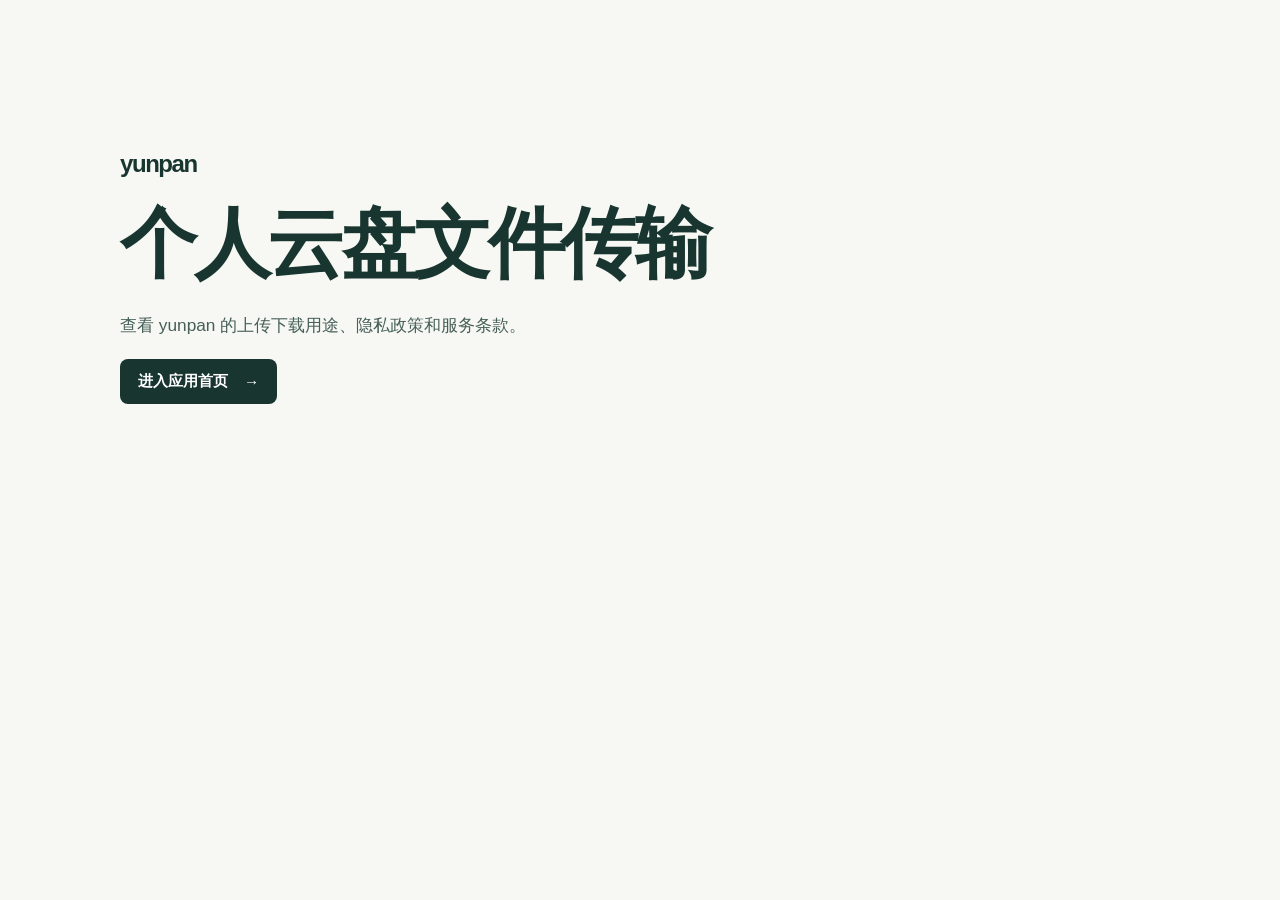
<file: index.html>
<!doctype html>
<html lang="zh-CN">
<head>
  <meta charset="utf-8">
  <meta name="viewport" content="width=device-width, initial-scale=1">
  <title>yunpan · 应用网站</title>
  <link rel="stylesheet" href="yunpan/site.css">
</head>
<body>
  <main class="entry shell">
    <p class="wordmark">yunpan</p>
    <h1>个人云盘文件传输</h1>
    <p>查看 yunpan 的上传下载用途、隐私政策和服务条款。</p>
    <a class="button-link" href="yunpan/">进入应用首页 <span aria-hidden="true">→</span></a>
  </main>
</body>
</html>
</file>
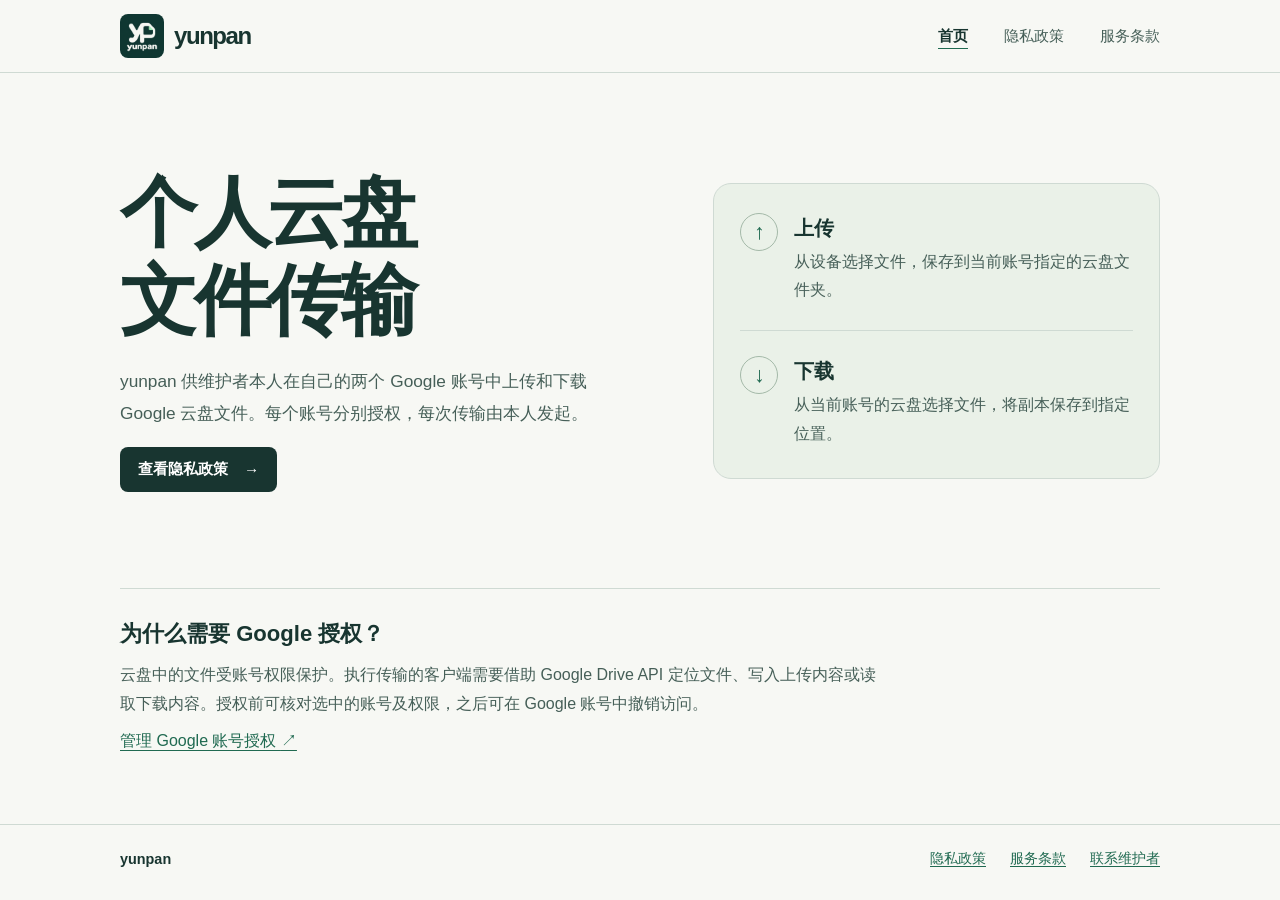
<file: yunpan/index.html>
<!doctype html>
<html lang="zh-CN">
<head>
  <meta charset="utf-8">
  <meta name="viewport" content="width=device-width, initial-scale=1">
  <meta name="description" content="yunpan 是供维护者本人在两个 Google 账号中上传和下载云盘文件的个人工具。">
  <title>yunpan · 个人云盘文件传输</title>
  <link rel="canonical" href="https://xiangbianpangde.github.io/yunpan/">
  <link rel="icon" type="image/png" sizes="120x120" href="logo.png">
  <link rel="stylesheet" href="site.css">
</head>
<body>
  <a class="skip" href="#main">跳到正文</a>
  <header class="topbar">
    <div class="shell topbar-inner">
      <a class="wordmark" href="./" aria-label="yunpan 首页"><img src="logo.png" width="44" height="44" alt="yunpan 徽标">yunpan</a>
      <nav aria-label="主导航">
        <a href="./" aria-current="page">首页</a>
        <a href="privacy/">隐私政策</a>
        <a href="terms/">服务条款</a>
      </nav>
    </div>
  </header>
  <main id="main" class="shell home">
    <div class="hero">
      <div>
        <h1>个人云盘<br>文件传输</h1>
        <p class="intro">yunpan 供维护者本人在自己的两个 Google 账号中上传和下载 Google 云盘文件。每个账号分别授权，每次传输由本人发起。</p>
        <a class="button-link" href="privacy/">查看隐私政策 <span aria-hidden="true">→</span></a>
      </div>
      <section class="transfers" aria-label="文件传输方向">
        <div class="transfer">
          <span class="direction" aria-hidden="true">↑</span>
          <div><h2>上传</h2><p>从设备选择文件，保存到当前账号指定的云盘文件夹。</p></div>
        </div>
        <div class="transfer">
          <span class="direction" aria-hidden="true">↓</span>
          <div><h2>下载</h2><p>从当前账号的云盘选择文件，将副本保存到指定位置。</p></div>
        </div>
      </section>
    </div>
    <section class="authorization">
      <h2>为什么需要 Google 授权？</h2>
      <p>云盘中的文件受账号权限保护。执行传输的客户端需要借助 Google Drive API 定位文件、写入上传内容或读取下载内容。授权前可核对选中的账号及权限，之后可在 Google 账号中撤销访问。</p>
      <a href="https://myaccount.google.com/connections">管理 Google 账号授权 <span aria-hidden="true">↗</span></a>
    </section>
  </main>
  <footer class="footer"><div class="shell footer-inner">
    <span class="footer-name">yunpan</span>
    <a href="privacy/">隐私政策</a><a href="terms/">服务条款</a>
    <a href="mailto:while101black@gmail.com">联系维护者</a>
  </div></footer>
</body>
</html>
</file>
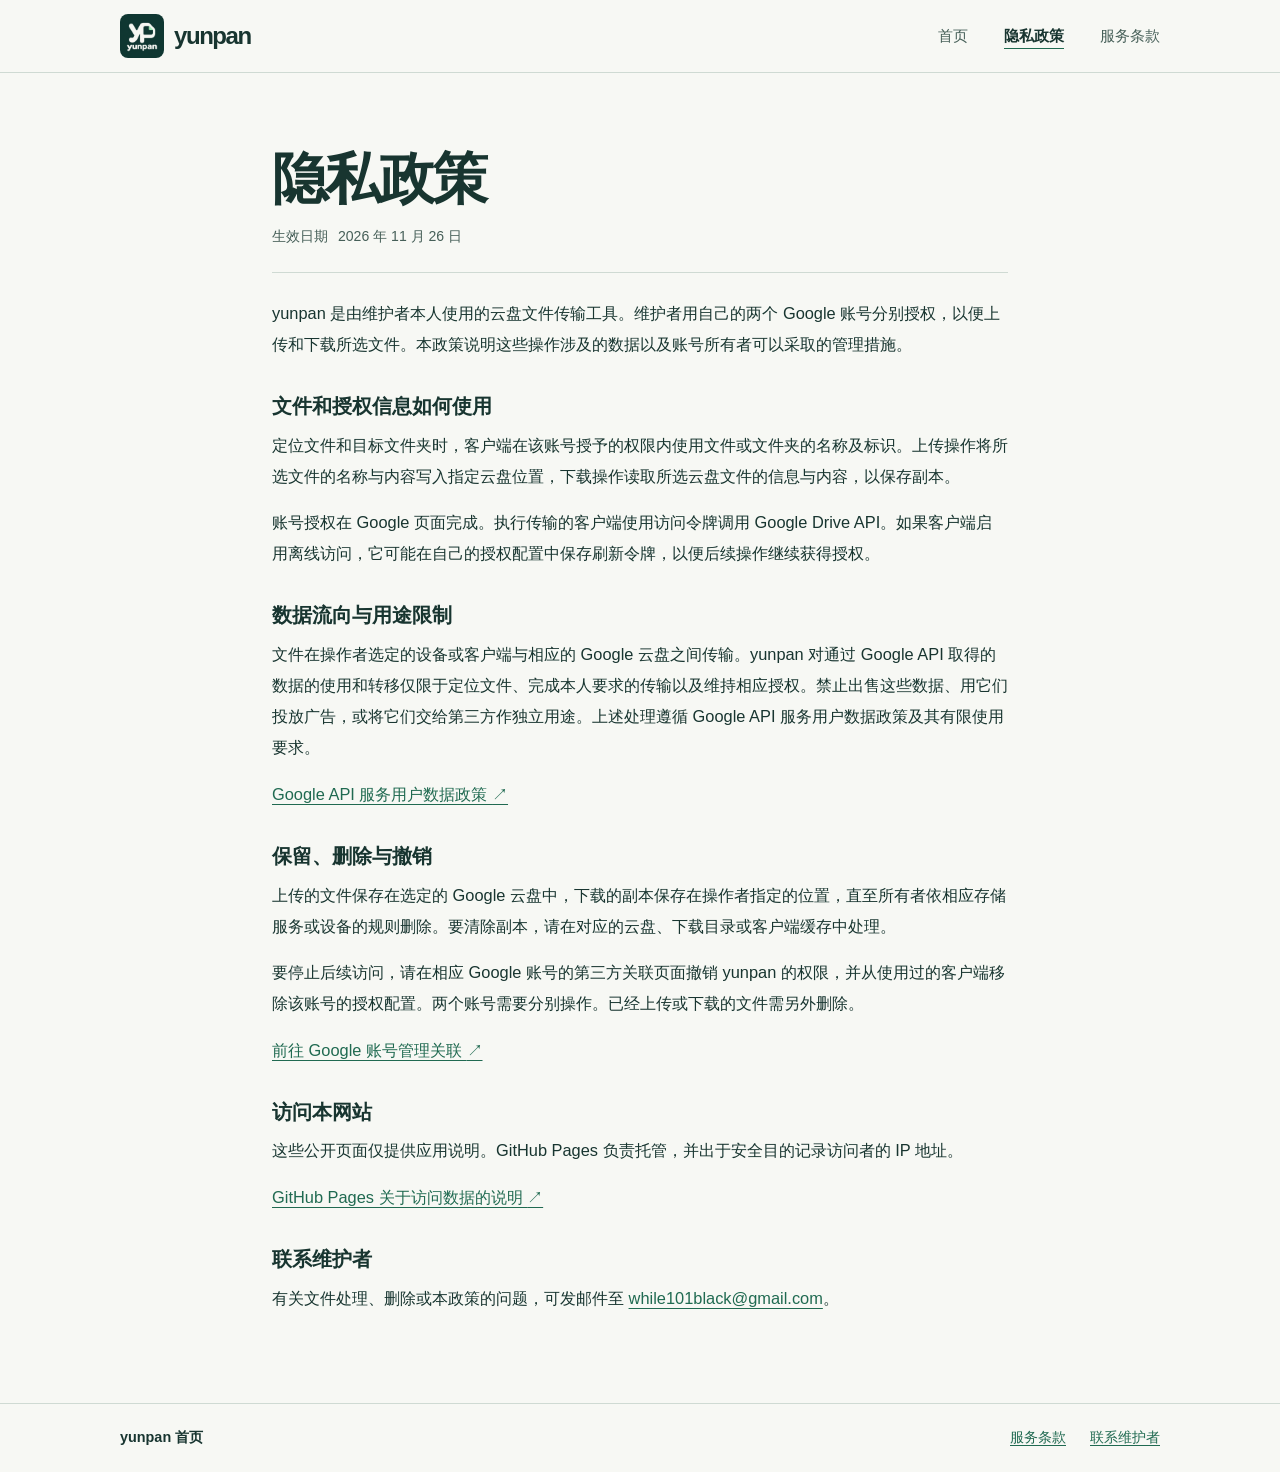
<file: yunpan/privacy/index.html>
<!doctype html>
<html lang="zh-CN">
<head>
  <meta charset="utf-8">
  <meta name="viewport" content="width=device-width, initial-scale=1">
  <meta name="description" content="了解 yunpan 如何使用、处理和保留 Google 云盘文件及授权信息，以及如何撤销授权和删除副本。">
  <title>隐私政策 · yunpan</title>
  <link rel="canonical" href="https://xiangbianpangde.github.io/yunpan/privacy/">
  <link rel="icon" type="image/png" sizes="120x120" href="../logo.png">
  <link rel="stylesheet" href="../site.css">
</head>
<body>
  <a class="skip" href="#main">跳到正文</a>
  <header class="topbar"><div class="shell topbar-inner">
    <a class="wordmark" href="../" aria-label="yunpan 首页"><img src="../logo.png" width="44" height="44" alt="yunpan 徽标">yunpan</a>
    <nav aria-label="主导航"><a href="../">首页</a><a href="./" aria-current="page">隐私政策</a><a href="../terms/">服务条款</a></nav>
  </div></header>
  <main id="main" class="shell"><article class="document">
    <h1>隐私政策</h1>
    <p class="date">生效日期 <time datetime="2026-11-26">2026 年 11 月 26 日</time></p>
    <p>yunpan 是由维护者本人使用的云盘文件传输工具。维护者用自己的两个 Google 账号分别授权，以便上传和下载所选文件。本政策说明这些操作涉及的数据以及账号所有者可以采取的管理措施。</p>
    <h2>文件和授权信息如何使用</h2>
    <p>定位文件和目标文件夹时，客户端在该账号授予的权限内使用文件或文件夹的名称及标识。上传操作将所选文件的名称与内容写入指定云盘位置，下载操作读取所选云盘文件的信息与内容，以保存副本。</p>
    <p>账号授权在 Google 页面完成。执行传输的客户端使用访问令牌调用 Google Drive API。如果客户端启用离线访问，它可能在自己的授权配置中保存刷新令牌，以便后续操作继续获得授权。</p>
    <h2>数据流向与用途限制</h2>
    <p>文件在操作者选定的设备或客户端与相应的 Google 云盘之间传输。yunpan 对通过 Google API 取得的数据的使用和转移仅限于定位文件、完成本人要求的传输以及维持相应授权。禁止出售这些数据、用它们投放广告，或将它们交给第三方作独立用途。上述处理遵循 Google API 服务用户数据政策及其有限使用要求。</p>
    <p><a href="https://developers.google.com/terms/api-services-user-data-policy">Google API 服务用户数据政策 <span aria-hidden="true">↗</span></a></p>
    <h2>保留、删除与撤销</h2>
    <p>上传的文件保存在选定的 Google 云盘中，下载的副本保存在操作者指定的位置，直至所有者依相应存储服务或设备的规则删除。要清除副本，请在对应的云盘、下载目录或客户端缓存中处理。</p>
    <p>要停止后续访问，请在相应 Google 账号的第三方关联页面撤销 yunpan 的权限，并从使用过的客户端移除该账号的授权配置。两个账号需要分别操作。已经上传或下载的文件需另外删除。</p>
    <p><a href="https://myaccount.google.com/connections">前往 Google 账号管理关联 <span aria-hidden="true">↗</span></a></p>
    <h2>访问本网站</h2>
    <p>这些公开页面仅提供应用说明。GitHub Pages 负责托管，并出于安全目的记录访问者的 IP 地址。</p>
    <p><a href="https://docs.github.com/en/pages/getting-started-with-github-pages/what-is-github-pages#data-collection">GitHub Pages 关于访问数据的说明 <span aria-hidden="true">↗</span></a></p>
    <h2>联系维护者</h2>
    <p>有关文件处理、删除或本政策的问题，可发邮件至 <a href="mailto:while101black@gmail.com">while101black@gmail.com</a>。</p>
  </article></main>
  <footer class="footer"><div class="shell footer-inner">
    <a class="footer-name" href="../">yunpan 首页</a><a href="../terms/">服务条款</a><a href="mailto:while101black@gmail.com">联系维护者</a>
  </div></footer>
</body>
</html>
</file>
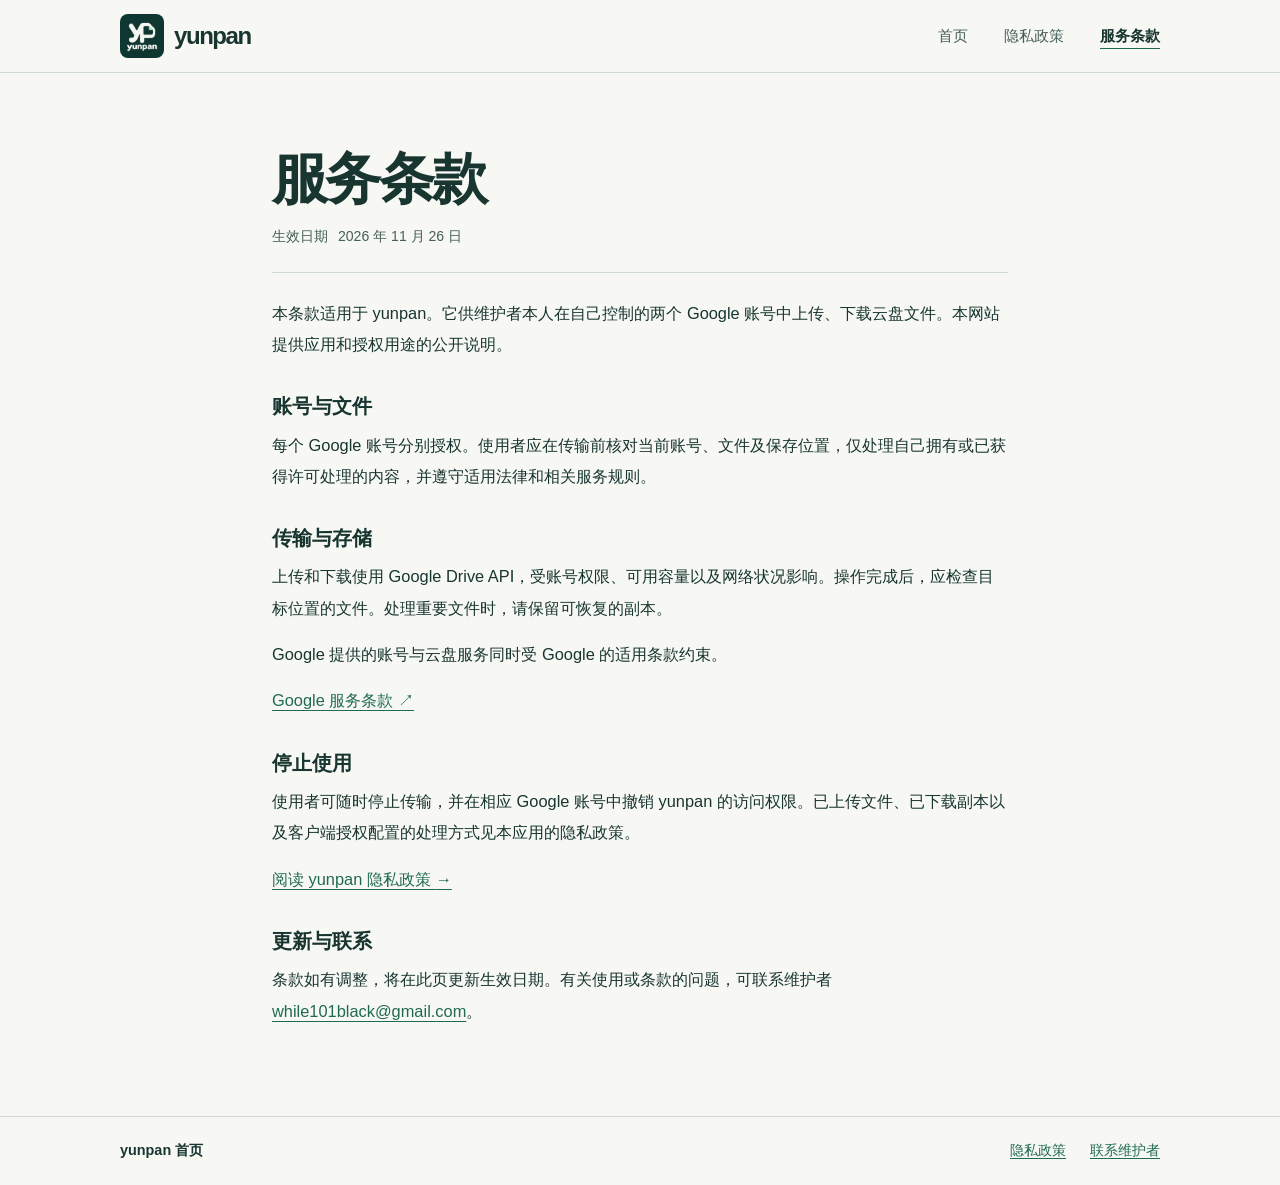
<file: yunpan/terms/index.html>
<!doctype html>
<html lang="zh-CN">
<head>
  <meta charset="utf-8">
  <meta name="viewport" content="width=device-width, initial-scale=1">
  <meta name="description" content="yunpan 个人云盘文件传输工具的适用范围、账号授权、使用要求和联系信息。">
  <title>服务条款 · yunpan</title>
  <link rel="canonical" href="https://xiangbianpangde.github.io/yunpan/terms/">
  <link rel="icon" type="image/png" sizes="120x120" href="../logo.png">
  <link rel="stylesheet" href="../site.css">
</head>
<body>
  <a class="skip" href="#main">跳到正文</a>
  <header class="topbar"><div class="shell topbar-inner">
    <a class="wordmark" href="../" aria-label="yunpan 首页"><img src="../logo.png" width="44" height="44" alt="yunpan 徽标">yunpan</a>
    <nav aria-label="主导航"><a href="../">首页</a><a href="../privacy/">隐私政策</a><a href="./" aria-current="page">服务条款</a></nav>
  </div></header>
  <main id="main" class="shell"><article class="document">
    <h1>服务条款</h1>
    <p class="date">生效日期 <time datetime="2026-11-26">2026 年 11 月 26 日</time></p>
    <p>本条款适用于 yunpan。它供维护者本人在自己控制的两个 Google 账号中上传、下载云盘文件。本网站提供应用和授权用途的公开说明。</p>
    <h2>账号与文件</h2>
    <p>每个 Google 账号分别授权。使用者应在传输前核对当前账号、文件及保存位置，仅处理自己拥有或已获得许可处理的内容，并遵守适用法律和相关服务规则。</p>
    <h2>传输与存储</h2>
    <p>上传和下载使用 Google Drive API，受账号权限、可用容量以及网络状况影响。操作完成后，应检查目标位置的文件。处理重要文件时，请保留可恢复的副本。</p>
    <p>Google 提供的账号与云盘服务同时受 Google 的适用条款约束。</p>
    <p><a href="https://policies.google.com/terms?hl=zh-CN">Google 服务条款 <span aria-hidden="true">↗</span></a></p>
    <h2>停止使用</h2>
    <p>使用者可随时停止传输，并在相应 Google 账号中撤销 yunpan 的访问权限。已上传文件、已下载副本以及客户端授权配置的处理方式见本应用的隐私政策。</p>
    <p><a href="../privacy/">阅读 yunpan 隐私政策 <span aria-hidden="true">→</span></a></p>
    <h2>更新与联系</h2>
    <p>条款如有调整，将在此页更新生效日期。有关使用或条款的问题，可联系维护者 <a href="mailto:while101black@gmail.com">while101black@gmail.com</a>。</p>
  </article></main>
  <footer class="footer"><div class="shell footer-inner">
    <a class="footer-name" href="../">yunpan 首页</a><a href="../privacy/">隐私政策</a><a href="mailto:while101black@gmail.com">联系维护者</a>
  </div></footer>
</body>
</html>
</file>
<file: yunpan/site.css>
:root {
  color-scheme: light;
  --ink: #183530;
  --muted: #465f58;
  --accent: #206a51;
  --line: #cfdad3;
  --paper: #f7f8f4;
  --surface: #eaf1e8;
  font-family: Inter, -apple-system, BlinkMacSystemFont, "PingFang SC", "Microsoft YaHei", sans-serif;
  color: var(--ink);
  background: var(--paper);
}
* { box-sizing: border-box; }
body { margin: 0; }
.shell { width: min(100% - 48px, 1040px); margin-inline: auto; }
a { color: var(--accent); text-underline-offset: .22em; text-decoration-thickness: 1px; }
a:hover { text-decoration-thickness: 2px; }
a:focus-visible { outline: 3px solid #b16316; outline-offset: 4px; border-radius: 2px; }
.skip { position: absolute; z-index: 2; top: .5rem; left: .5rem; background: white; padding: .6rem 1rem; transform: translateY(-180%); }
.skip:focus { transform: none; }
.topbar { border-bottom: 1px solid var(--line); }
.topbar-inner, .footer-inner, nav { display: flex; align-items: center; }
.topbar-inner { min-height: 72px; justify-content: space-between; gap: 16px; }
.wordmark, .footer-name { font-weight: 760; color: var(--ink); text-decoration: none; }
.wordmark { font-size: 1.5rem; letter-spacing: -.06em; margin: 0; }
.topbar .wordmark { display: inline-flex; align-items: center; gap: 10px; }
.wordmark img { display: block; border-radius: 8px; }
nav { gap: clamp(14px, 3.5vw, 36px); }
nav a { color: var(--muted); text-decoration: none; font-size: .94rem; }
nav a[aria-current="page"] { color: var(--ink); font-weight: 700; text-decoration: underline; text-decoration-color: var(--accent); text-underline-offset: .45em; }
.hero { display: grid; grid-template-columns: minmax(0, 1.05fr) minmax(0, .95fr); align-items: center; gap: clamp(36px, 8vw, 100px); padding-block: clamp(48px, 8vw, 96px); }
h1, h2, p { margin-top: 0; }
h1 { font-size: clamp(2.55rem, 6vw, 5rem); line-height: 1.14; letter-spacing: -.045em; margin-bottom: 22px; }
.intro, .entry p:not(.wordmark) { color: var(--muted); line-height: 1.85; font-size: 1.08rem; }
.button-link { display: inline-flex; align-items: center; gap: 16px; padding: 12px 18px; border-radius: 8px; background: var(--ink); color: #fff; font-size: .95rem; font-weight: 650; text-decoration: none; }
.button-link:hover { background: var(--accent); }
.transfers { padding: 4px 26px; border: 1px solid var(--line); border-radius: 18px; background: var(--surface); }
.transfer { display: grid; grid-template-columns: 38px 1fr; gap: 16px; align-items: start; padding-block: 25px; }
.transfer + .transfer { border-top: 1px solid var(--line); }
.direction { display: grid; place-items: center; width: 38px; height: 38px; border: 1px solid #a4b9a8; border-radius: 50%; color: var(--accent); font-size: 1.35rem; }
.transfer h2 { margin: 2px 0 6px; font-size: 1.22rem; }
.transfer p, .authorization p { margin-bottom: 0; color: var(--muted); line-height: 1.8; }
.authorization { border-top: 1px solid var(--line); padding: 30px 0 clamp(44px, 7vw, 72px); }
.authorization h2 { font-size: 1.38rem; margin-bottom: 12px; }
.authorization p { max-width: 48rem; margin-bottom: 12px; }
.document { max-width: 46rem; margin-inline: auto; padding-block: clamp(40px, 7vw, 74px); }
.document h1 { font-size: clamp(2.2rem, 5vw, 3.5rem); margin-bottom: 12px; }
.document .date { border-bottom: 1px solid var(--line); color: var(--muted); padding-bottom: 22px; margin-bottom: 25px; font-size: .88rem; }
.date time { margin-left: 6px; }
.document h2 { font-size: 1.28rem; margin: 2rem 0 .6rem; }
.document p { font-size: 1.025rem; line-height: 1.9; margin-bottom: .95rem; }
.document a { overflow-wrap: anywhere; }
.footer { border-top: 1px solid var(--line); }
.footer-inner { min-height: 68px; flex-wrap: wrap; gap: 12px 24px; padding-block: 18px; font-size: .9rem; }
.footer-name { margin-right: auto; }
.entry { padding-block: clamp(64px, 12vw, 150px); }
.entry .wordmark { margin-bottom: 22px; }
@media (max-width: 700px) {
  .shell { width: min(100% - 36px, 1040px); }
  .topbar-inner { min-height: 62px; }
  .hero { grid-template-columns: 1fr; gap: 28px; }
  .transfers { padding-inline: 18px; }
  .transfer { padding-block: 18px; }
}
@media (max-width: 370px) {
  .topbar-inner { flex-wrap: wrap; padding-block: 12px; }
  nav { gap: 14px; }
}
</file>
